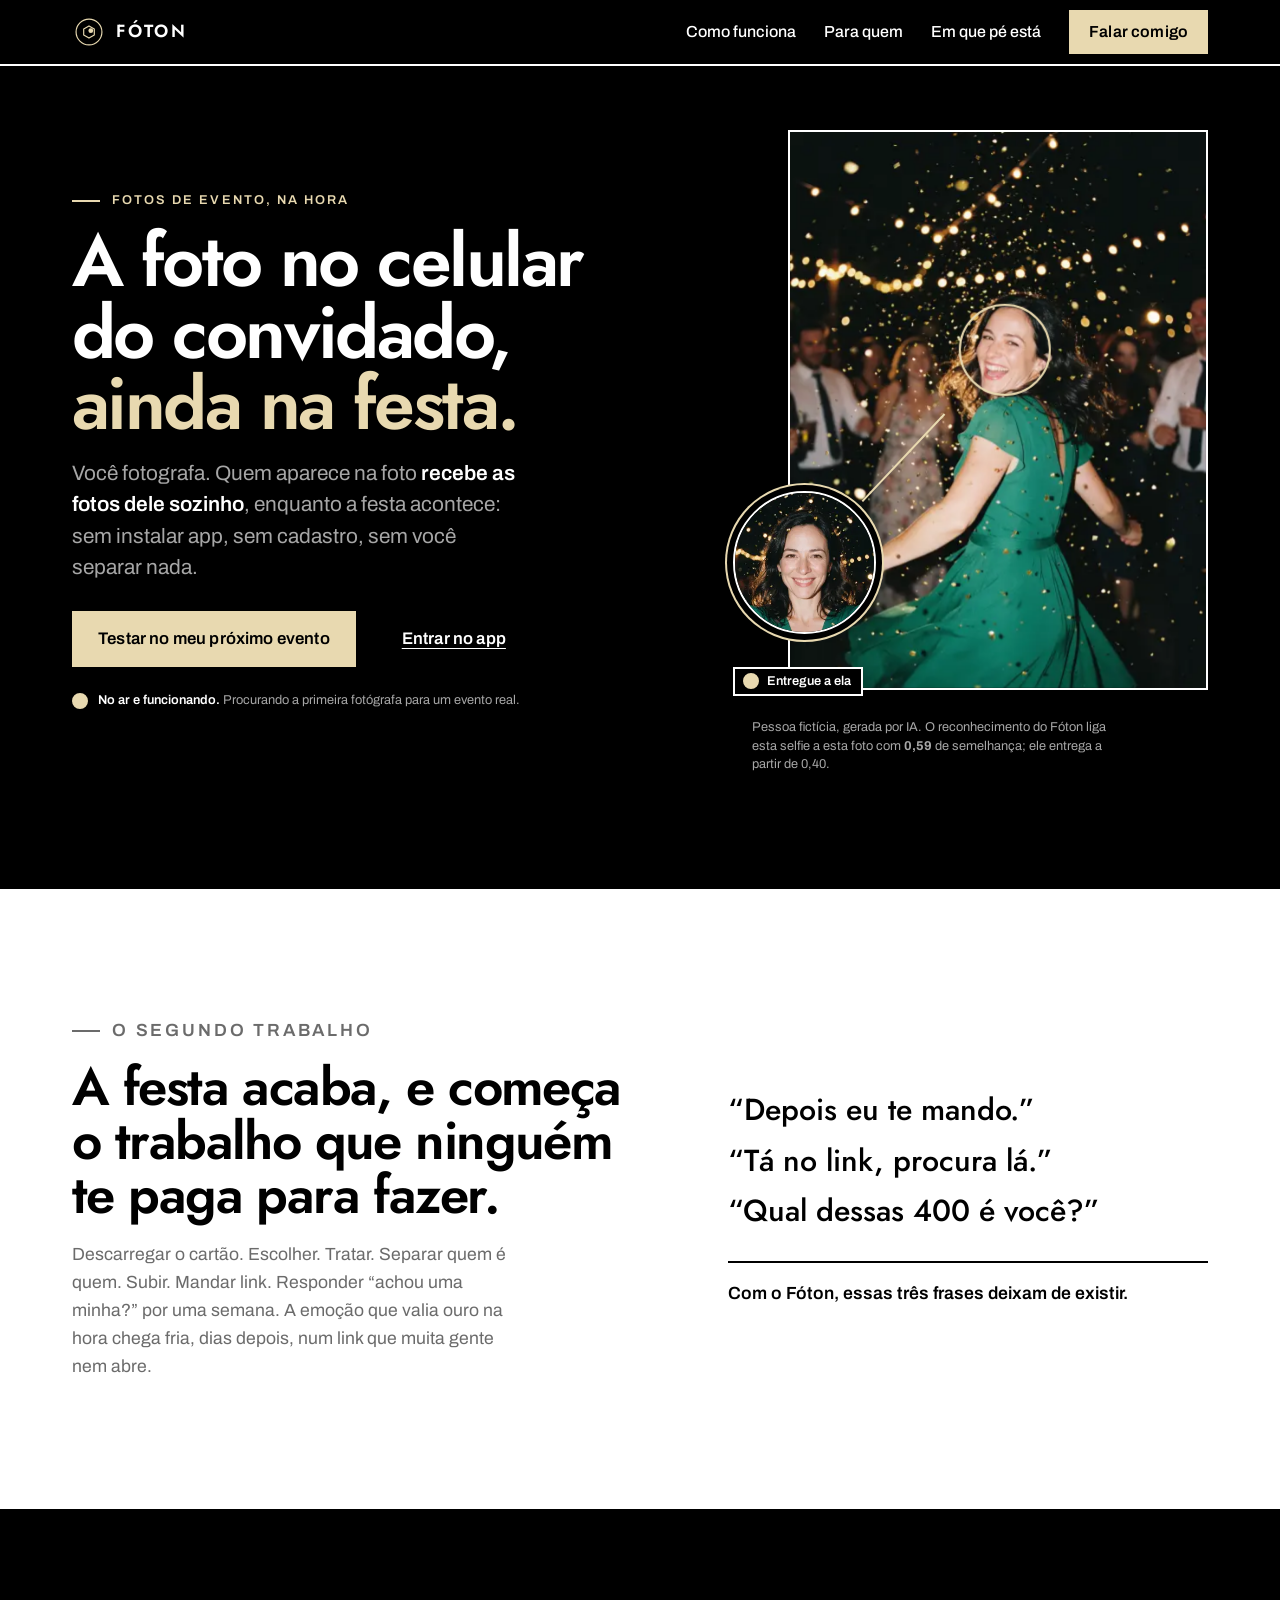
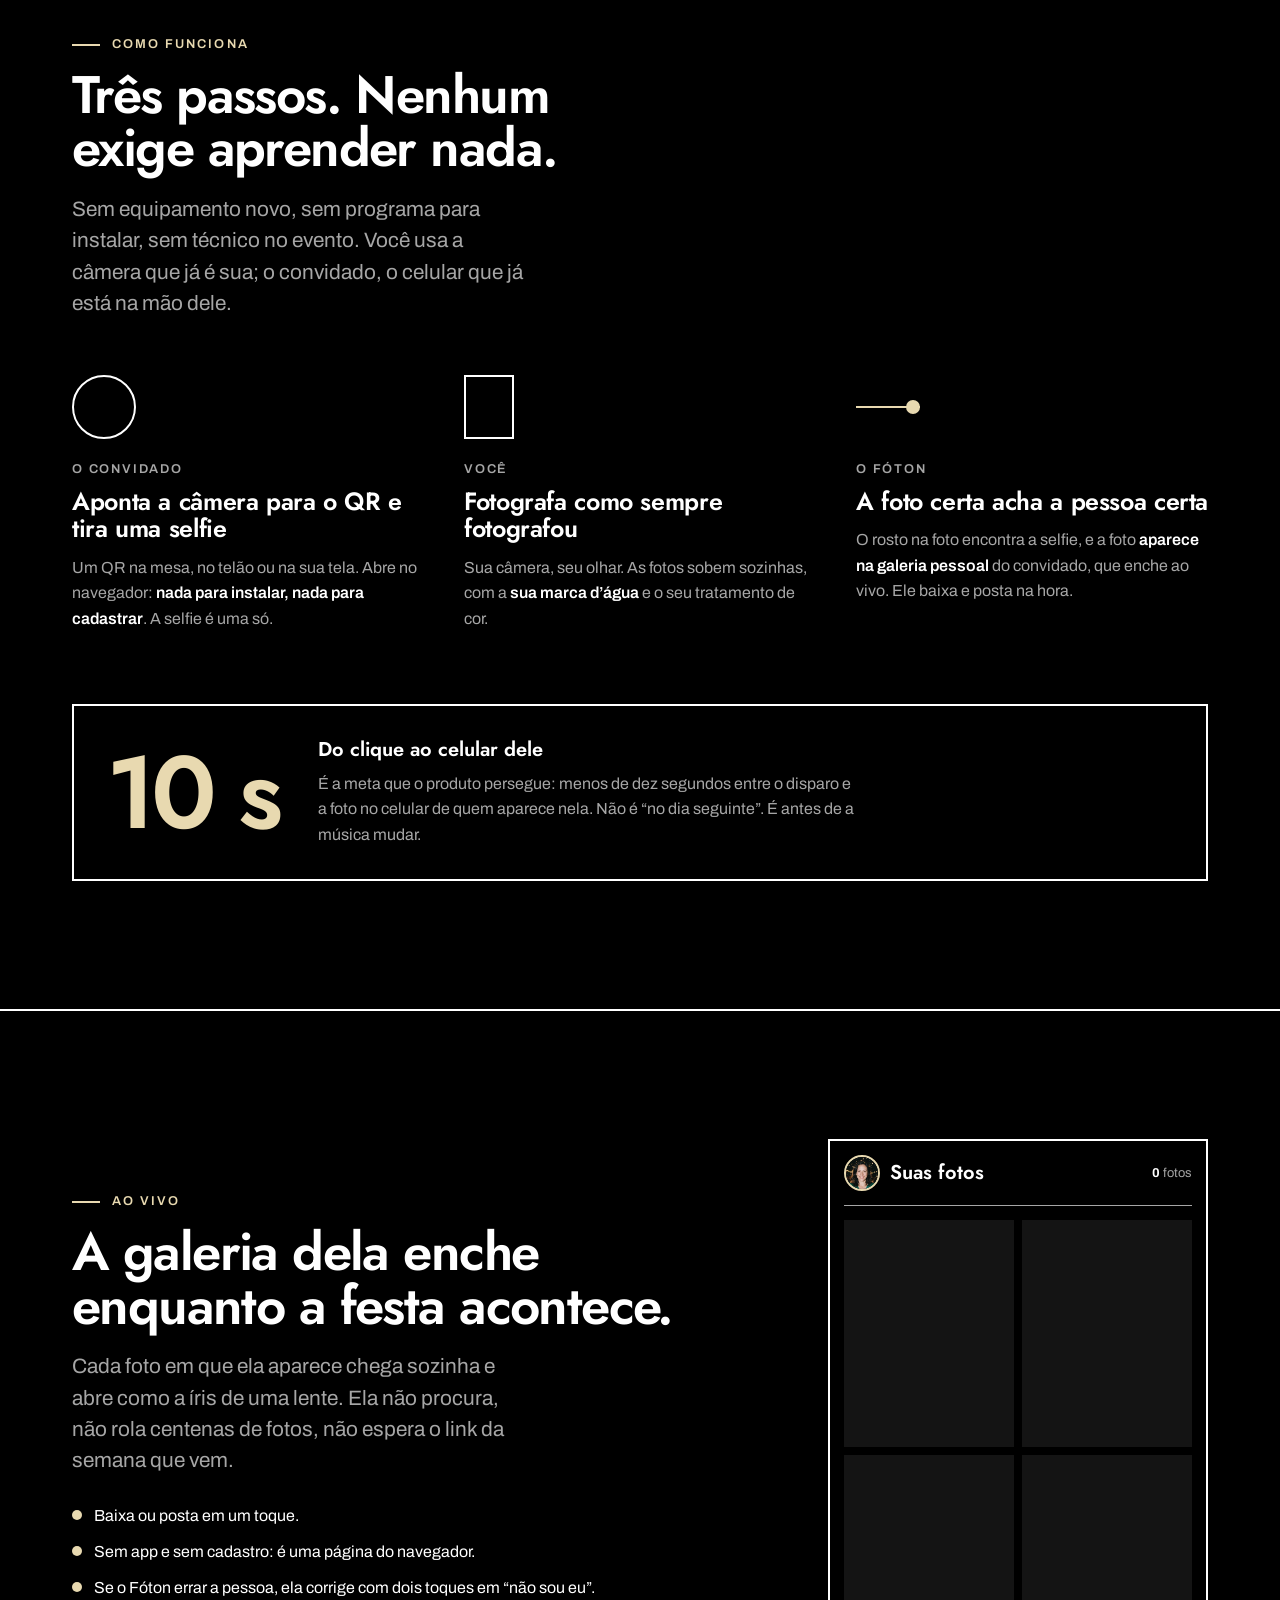
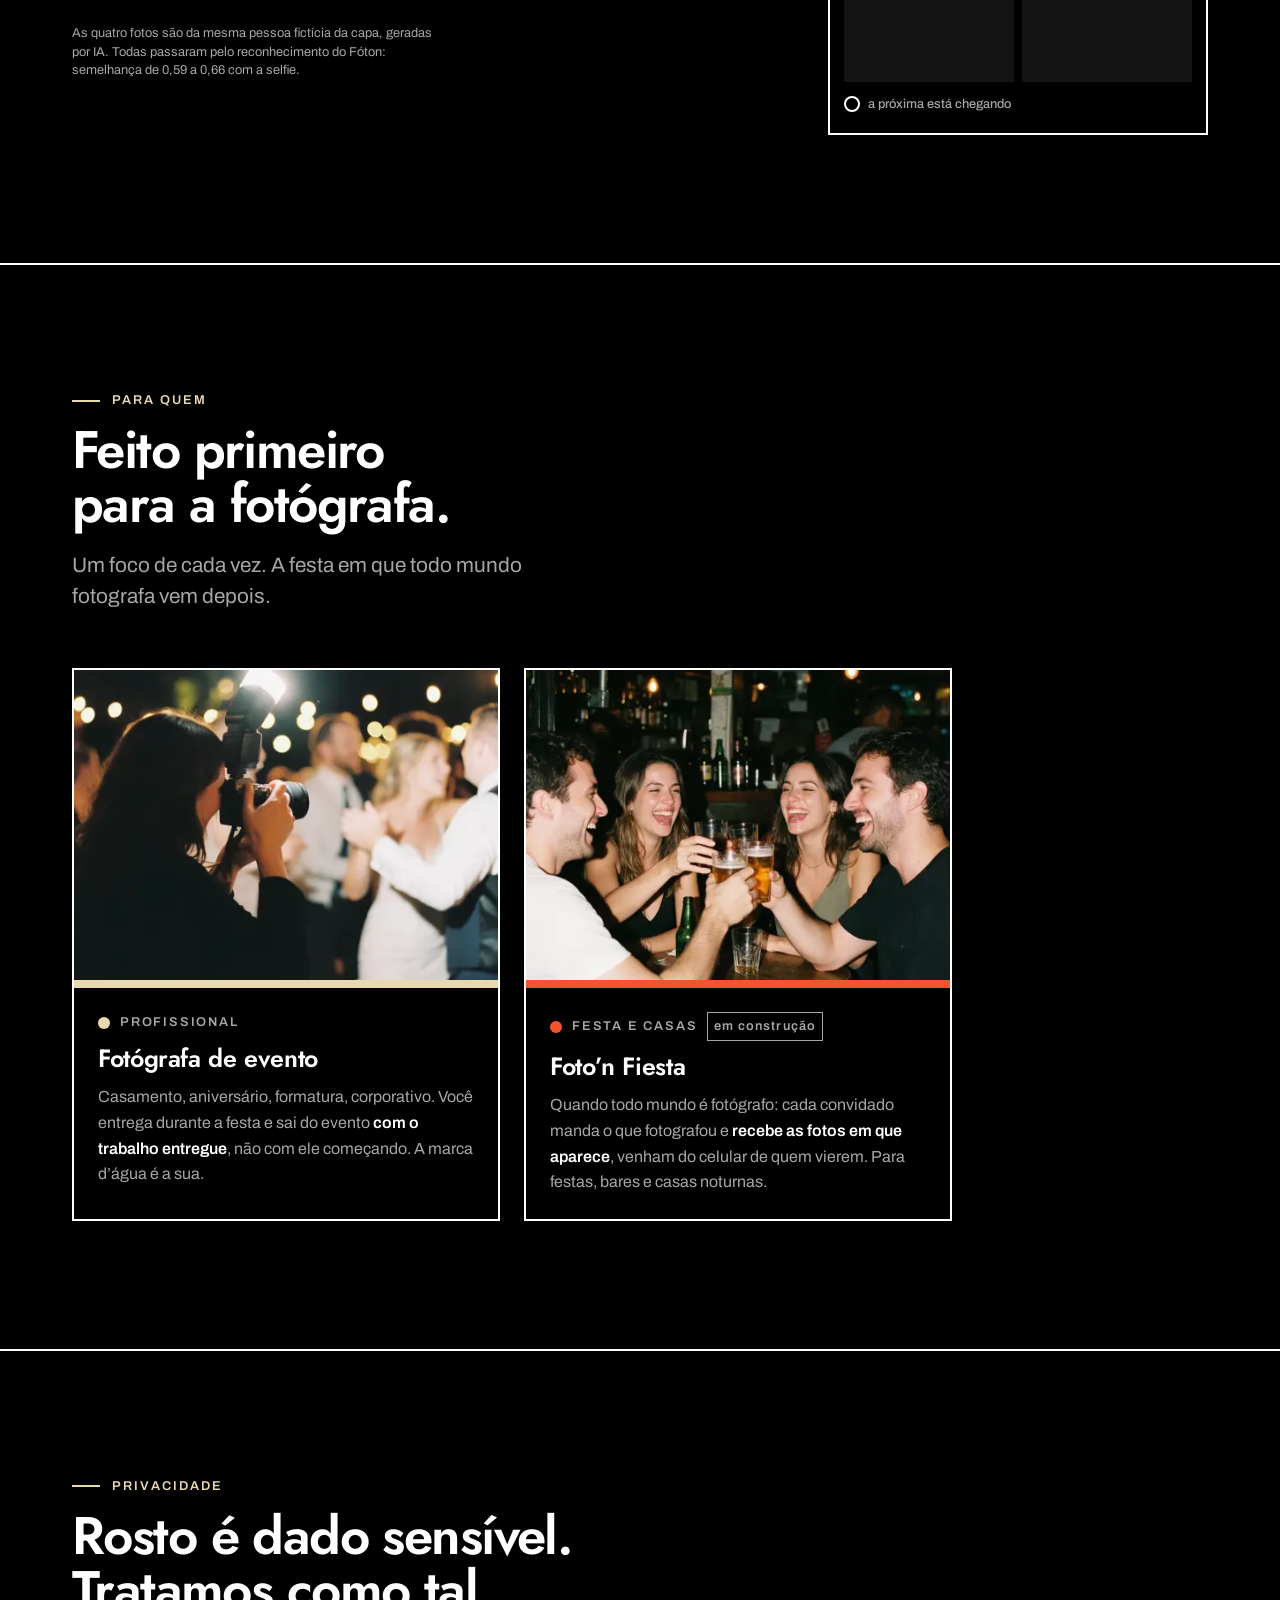
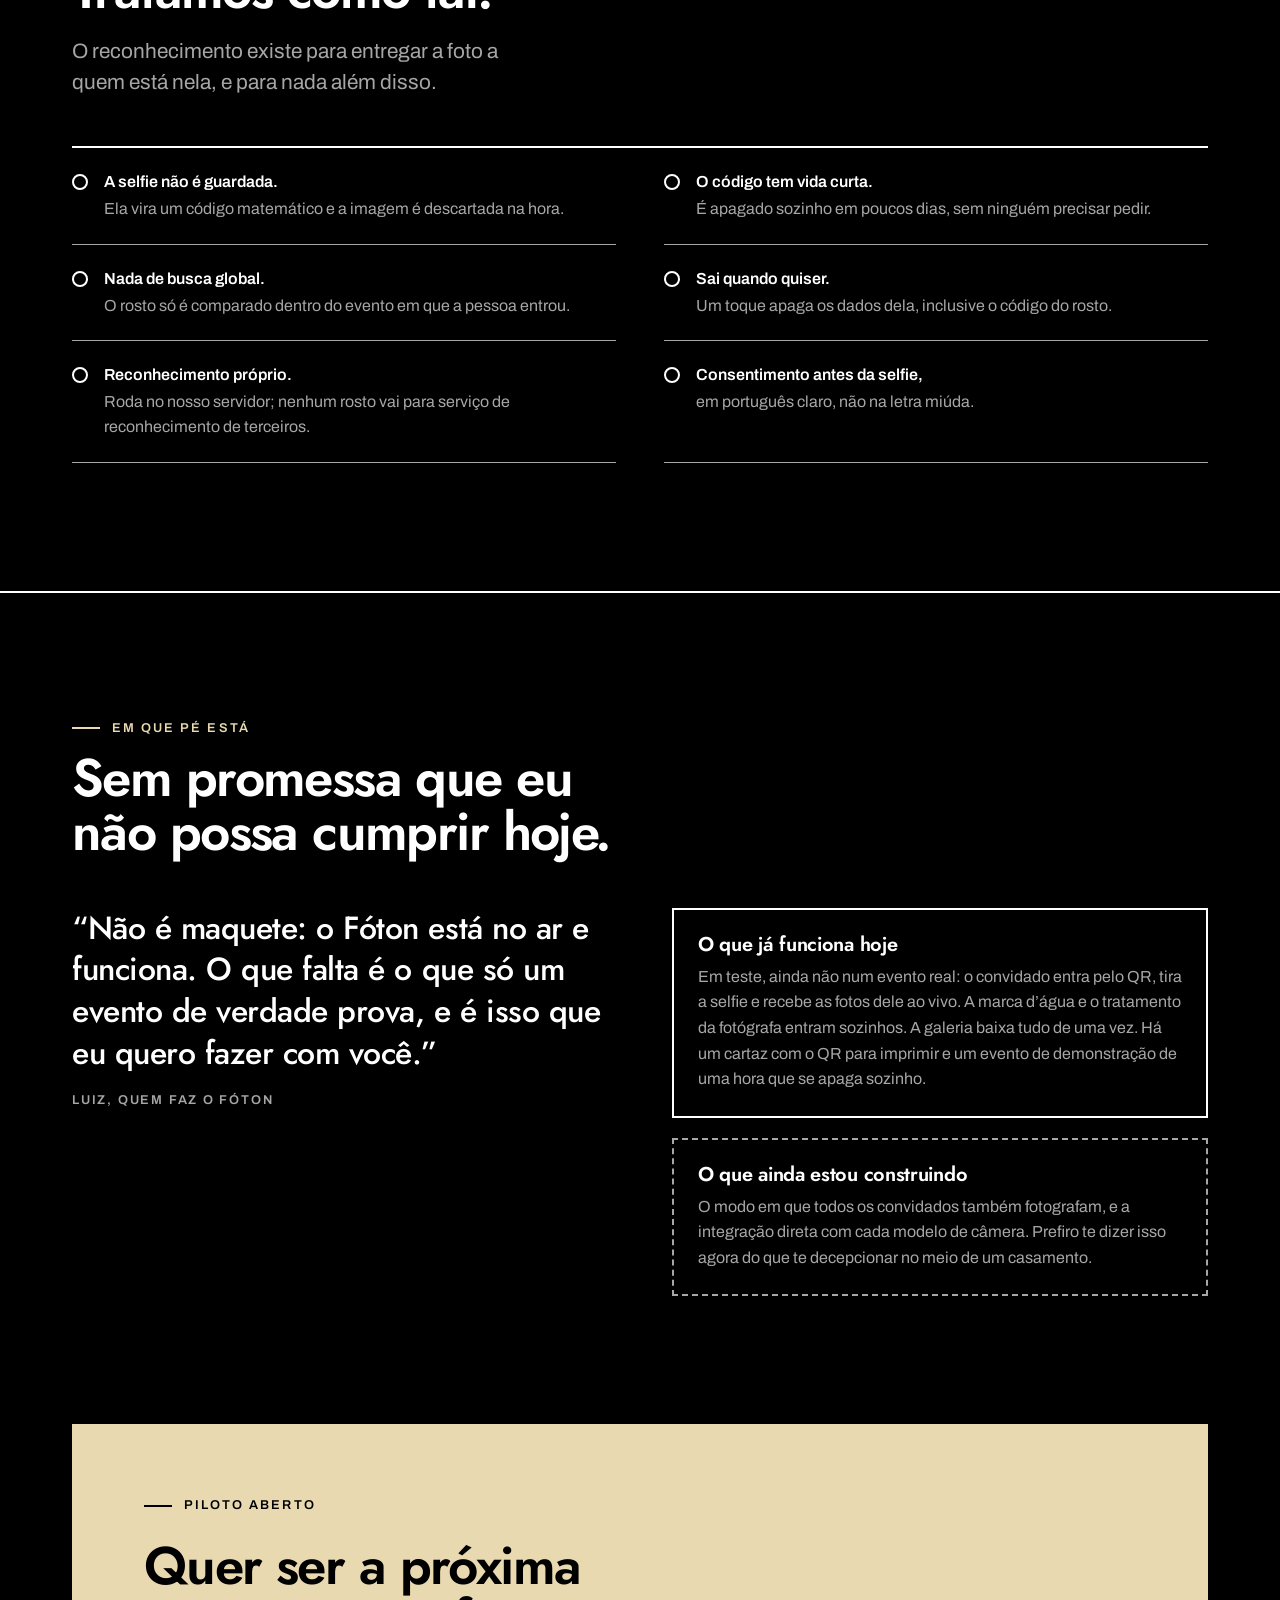
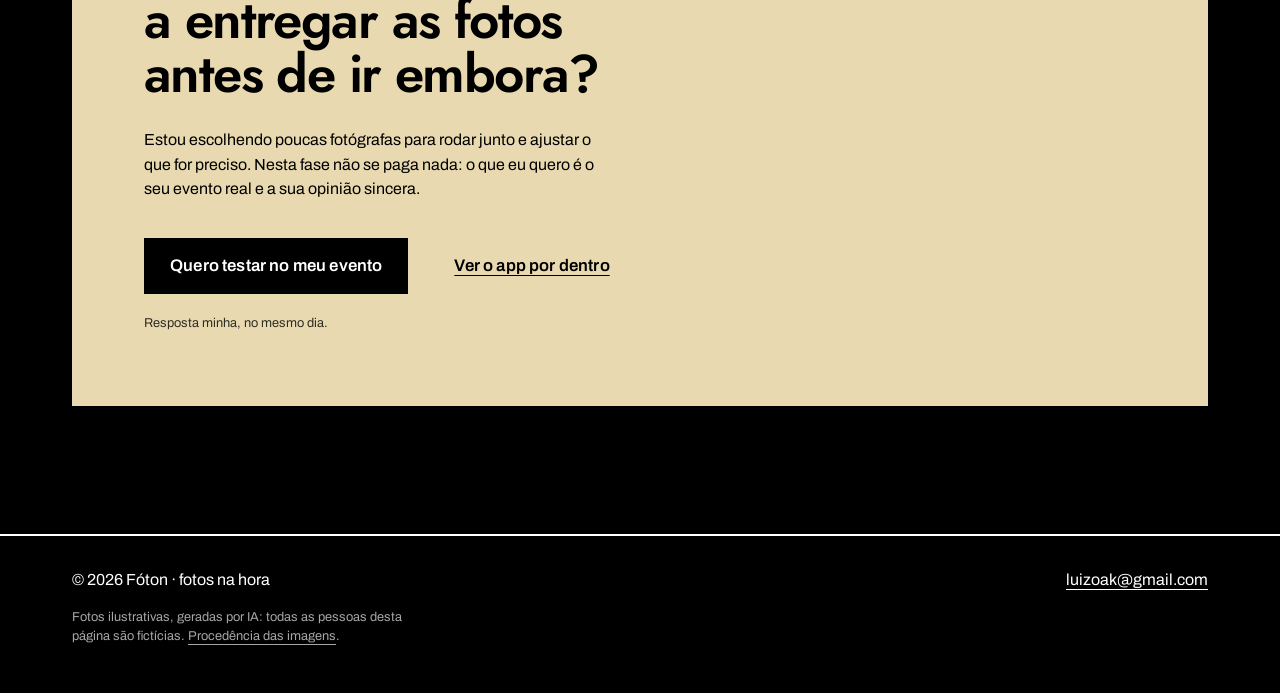
<file: site/index.html>
<!doctype html>
<html lang="pt-BR" data-tema="noite" data-perfil="pro">
<head>
<meta charset="utf-8">
<meta name="viewport" content="width=device-width,initial-scale=1,viewport-fit=cover">
<title>Fóton | a foto no celular do convidado, ainda na festa</title>
<meta name="description" content="O convidado tira uma selfie e recebe, sozinho, as fotos em que aparece: durante o evento, não na semana seguinte. Sem app, sem cadastro, sem você separar nada.">
<meta name="theme-color" content="#000000">
<link rel="canonical" href="https://foton.app.br/">
<meta property="og:type" content="website">
<meta property="og:title" content="Fóton | a foto no celular do convidado, ainda na festa">
<meta property="og:description" content="Você fotografa. Quem aparece na foto recebe, sozinho, durante o evento.">
<meta property="og:url" content="https://foton.app.br/">
<meta property="og:image" content="https://foton.app.br/img/capa-og.jpg">
<meta property="og:image:width" content="1200">
<meta property="og:image:height" content="630">
<meta property="og:locale" content="pt_BR">
<link rel="preconnect" href="https://fonts.googleapis.com">
<link rel="preconnect" href="https://fonts.gstatic.com" crossorigin>
<link href="https://fonts.googleapis.com/css2?family=Archivo:wght@400..700&family=Jost:wght@500;600&display=swap" rel="stylesheet">
<!-- Design system do Fóton (ADR-0038): cópia fiel de app/web/ds/foton.css. O test_site
     confere que as duas são iguais; mudou lá, copia aqui e sobe o ?v. -->
<link rel="stylesheet" href="ds/foton.css?v=1">
<link rel="preload" as="image" href="img/capa-800.webp"
      imagesrcset="img/capa-480.webp 480w, img/capa-800.webp 800w, img/capa-1200.webp 1200w"
      imagesizes="(min-width: 960px) 420px, 64vw" fetchpriority="high">
<style>
/* Direção: docs/DIRECAO-VISUAL.md. "A luz chega": o flash congela a cena, o rosto é
   achado e um fio de ouro leva a foto até a selfie. Círculo é pessoa, retângulo é foto,
   linha é entrega (a gramática do sistema). Sem biblioteca: CSS e um pouco de JS próprio. */
:root { --gut: 16px; --max: 1200px; }
@media (min-width: 720px) { :root { --gut: 32px; } }
html { scroll-behavior: smooth; }
@media (prefers-reduced-motion: reduce) { html { scroll-behavior: auto; } }
body { overflow-x: clip; }
/* Regra genérica aqui fica FORA de camada e vence qualquer componente do sistema (que
   está em @layer). `a{color:inherit}` pintava de branco o texto do botão dourado e
   `img{height:auto}` soltava a foto do .foto. Por isso: só o que não disputa com ele. */
img { display: block; max-width: 100%; }
.marca, .navlinks a:not(.botao), .rodape a, .legenda a { color: inherit; }
.faixa { max-width: var(--max); margin-inline: auto; padding-inline: var(--gut); }
:focus-visible { outline: 3px solid var(--marca); outline-offset: 3px; }
.so-leitor { position: absolute; width: 1px; height: 1px; overflow: hidden; clip: rect(0 0 0 0); white-space: nowrap; }

/* Atalho para o conteúdo: primeiro item do teclado, invisível até receber foco. */
.pular { position: absolute; left: -9999px; top: 0; z-index: 100; background: var(--marca);
  color: var(--sobre-marca); padding: 12px 18px; font-weight: 600; text-decoration: none; }
.pular:focus { left: var(--gut); top: 12px; }

/* ---------- topo ---------- */
.topo { position: sticky; top: 0; z-index: 50; background: var(--papel); border-bottom: var(--borda) solid var(--tinta); }
.topo__in { display: flex; align-items: center; justify-content: space-between; gap: 16px; min-height: 64px; position: relative; }
.marca { display: flex; align-items: center; gap: 10px; text-decoration: none; }
.marca svg { width: 34px; height: 34px; color: var(--marca); flex: none; }
.marca b { font: 600 1.1rem/1 var(--f-display); letter-spacing: .16em; }
.navlinks { display: flex; align-items: center; gap: 28px; }
.navlinks a:not(.botao) { text-decoration: none; font-weight: 500; }
.navlinks a:not(.botao):hover { text-decoration: underline; text-decoration-color: var(--marca); text-decoration-thickness: 2px; text-underline-offset: 6px; }
.navlinks .botao { min-height: 44px; padding-inline: 18px; }
.navbtn { display: none; width: 48px; height: 48px; place-items: center; background: var(--papel);
  color: var(--tinta); border: var(--borda) solid var(--tinta); cursor: pointer; padding: 0; }
.navbtn span, .navbtn span::before, .navbtn span::after { display: block; width: 20px; height: 2px; background: currentColor; content: ""; position: relative; }
.navbtn span::before { position: absolute; top: -7px; }
.navbtn span::after { position: absolute; top: 7px; }
.navbtn[aria-expanded="true"] span { background: transparent; }
.navbtn[aria-expanded="true"] span::before { top: 0; transform: rotate(45deg); }
.navbtn[aria-expanded="true"] span::after { top: 0; transform: rotate(-45deg); }
@media (max-width: 860px) {
  .navbtn { display: grid; }
  .navlinks { position: absolute; left: calc(var(--gut) * -1); right: calc(var(--gut) * -1); top: calc(100% + 2px);
    flex-direction: column; align-items: stretch; gap: 0; background: var(--papel);
    border-bottom: var(--borda) solid var(--tinta); padding: 4px var(--gut) 20px; }
  .navlinks[hidden] { display: none; }
  .navlinks a:not(.botao) { padding: 14px 0; border-bottom: 1px solid var(--suave); }
  .navlinks .botao { margin-top: 16px; }
}

/* ---------- tipos ---------- */
.sobre { display: flex; align-items: center; gap: 12px; font: 600 var(--t-1)/1.2 var(--f-ui);
  letter-spacing: .16em; text-transform: uppercase; color: var(--marca); }
.sobre::before { content: ""; inline-size: 28px; block-size: 2px; background: currentColor; flex: none; }
h1 { font: 600 clamp(2.2rem, 4.6vw + .9rem, 4.7rem)/.98 var(--f-display); letter-spacing: -.035em;
  margin: 16px 0 18px; text-wrap: balance; }
h1 em, h2 em { font-style: normal; color: var(--marca); }
h2 { font: 600 clamp(1.9rem, 2.8vw + 1.1rem, 3.3rem)/1.02 var(--f-display); letter-spacing: -.03em;
  margin: 16px 0 18px; text-wrap: balance; max-width: 20ch; }
h3 { font: 600 var(--t2)/1.1 var(--f-display); letter-spacing: -.015em; }
.lide { font-size: clamp(1.05rem, .45vw + .98rem, 1.3rem); line-height: 1.5; color: var(--fio); max-width: 38ch; }
.lide b { color: var(--tinta); font-weight: 600; }
.legenda { font-size: var(--t-1); line-height: 1.45; color: var(--fio); max-width: 52ch; }
.acoes { display: flex; flex-wrap: wrap; align-items: center; gap: 12px 20px; margin-top: 28px; }
.acoes .botao { min-height: 56px; padding-inline: 24px; font-size: 1.05rem; }
.botao--tinta { background: #000000; color: #FFFFFF; border-color: #000000; }
.botao--tinta:hover { background: #FFFFFF; color: #000000; border-color: #000000; }
.secao { padding-block: clamp(72px, 10vw, 136px); }
.secao--borda { border-top: var(--borda) solid var(--tinta); }

/* Palavras que sobem uma a uma (só com JS e sem pedido de menos movimento). O texto
   inteiro continua no HTML para leitor de tela; a cópia partida é aria-hidden. */
.partida .p { display: inline-block; opacity: 0; transform: translateY(.45em);
  transition: opacity .5s var(--ease), transform .6s var(--ease); transition-delay: calc(var(--i) * 45ms); }
.partida.visto .p { opacity: 1; transform: none; }

/* ---------- abertura ---------- */
.abertura { padding-block: clamp(20px, 5vw, 72px) clamp(64px, 9vw, 120px); }
.abertura__grade { display: grid; gap: 28px 64px; align-items: center;
  grid-template-areas: "cena" "texto" "legenda"; }
@media (min-width: 960px) {
  .abertura__grade { grid-template-columns: 1.15fr .85fr; grid-template-areas: "texto cena" "texto legenda"; align-items: end; }
}
.abertura__texto { grid-area: texto; align-self: center; }
.abertura .legenda { grid-area: legenda; }
.selo { display: flex; align-items: center; gap: 10px; margin-top: 24px; font-size: var(--t-1); color: var(--fio); }
.selo b { color: var(--tinta); font-weight: 600; }

/* A cena: retângulo (a foto), círculo (a selfie), linha (a entrega). O viewBox do fio tem
   a mesma proporção da foto (3:4), então as coordenadas em % do rosto valem nos dois. */
.cena { grid-area: cena; position: relative; margin: 0 0 0 auto; width: min(76%, 420px); }
@media (min-width: 960px) { .cena { width: min(100%, 420px); margin-inline: auto 0; } }
.capa { position: relative; aspect-ratio: 3 / 4; }
.capa__foto { position: absolute; inset: 0; overflow: hidden; background: var(--suave); border: var(--borda) solid var(--tinta); }
.capa__foto img { width: 100%; height: 100%; object-fit: cover; }
.capa__flash { position: absolute; inset: 0; background: #FFFFFF; opacity: 0; pointer-events: none; }
/* Rosto dela na foto: centro medido pelo detector de produção (51,7% x 39,2%). */
.capa__rosto { position: absolute; left: 51.7%; top: 39.2%; width: 22%; aspect-ratio: 1;
  border: var(--borda) solid var(--marca); border-radius: 50%; transform: translate(-50%, -50%); }
.capa__fio { position: absolute; inset: 0; width: 100%; height: 100%; overflow: visible; pointer-events: none; }
.capa__fio line { stroke: var(--marca); stroke-width: 2; vector-effect: non-scaling-stroke; stroke-dasharray: 120; stroke-dashoffset: 0; }
.capa__selfie { position: absolute; left: -13%; bottom: 10%; width: 34%; aspect-ratio: 1; border-radius: 50%;
  overflow: hidden; background: var(--suave); border: var(--borda) solid var(--tinta);
  box-shadow: 0 0 0 6px var(--papel), 0 0 0 8px var(--marca); }
.capa__selfie img { width: 100%; height: 100%; object-fit: cover; }
.capa__estado { position: absolute; left: -13%; bottom: -1%; background: var(--papel); padding: 4px 10px 4px 8px;
  border: var(--borda) solid var(--tinta); font-weight: 600; }

/* A sequência da abertura roda uma vez, só em CSS. Sem JS ela roda igual; com pedido de
   menos movimento, nada anima e a cena já nasce no quadro final. */
@media (prefers-reduced-motion: no-preference) {
  .capa__selfie { animation: entra .6s var(--ease) .15s both; }
  .capa__foto img { animation: revela 1.3s ease-out .6s both; }
  .capa__flash { animation: flash 1.1s ease-out .6s both; }
  .capa__rosto { animation: acha .55s var(--ease) 1.55s both; }
  .capa__fio line { stroke-dashoffset: 120; animation: fio .7s var(--ease) 2s forwards; }
  .capa__estado { animation: surge .45s var(--ease) 2.6s both; }
}
@keyframes entra { from { opacity: 0; transform: scale(.7); } to { opacity: 1; transform: none; } }
@keyframes revela { 0% { filter: brightness(.12); } 7% { filter: brightness(1.7); } 100% { filter: none; } }
@keyframes flash { 0% { opacity: 0; } 7% { opacity: .92; } 100% { opacity: 0; } }
@keyframes acha { from { opacity: 0; transform: translate(-50%, -50%) scale(1.7); } to { opacity: 1; transform: translate(-50%, -50%) scale(1); } }
@keyframes fio { to { stroke-dashoffset: 0; } }
@keyframes surge { from { opacity: 0; transform: translateY(8px); } to { opacity: 1; transform: none; } }

/* ---------- o segundo trabalho (faixa clara) ----------
   Tema dia do sistema, declarado aqui porque os tokens do sistema moram no :root. */
.dia { --papel: #FFFFFF; --tinta: #000000; --fio: #6B6B6B; --suave: #F0F0F0; --ouro: #B08C3A;
  --marca: #B08C3A; --sobre-marca: #000000; --alarme: #C8102E; background: var(--papel); color: var(--tinta); }
.dor__grade { display: grid; gap: 48px; align-items: center; }
@media (min-width: 900px) { .dor__grade { grid-template-columns: 1.2fr 1fr; gap: 80px; } }
.dor p { color: var(--fio); font-size: 1.1rem; line-height: 1.6; max-width: 46ch; }
.riscos { list-style: none; margin: 0; padding: 0; display: grid; gap: 14px; }
.riscos s { text-decoration: none; font: 500 clamp(1.3rem, 1.4vw + 1rem, 1.9rem)/1.2 var(--f-display);
  background: linear-gradient(var(--alarme), var(--alarme)) 0 58% / 100% 3px no-repeat; }
.riscos .fim { margin-top: 18px; padding-top: 18px; border-top: var(--borda) solid var(--tinta); font-weight: 600; font-size: 1.1rem; }
/* O risco se desenha conforme a frase entra na tela: rolagem pura, sem JS. */
@supports (animation-timeline: view()) {
  @media (prefers-reduced-motion: no-preference) {
    .riscos s { background-size: 0% 3px; animation: risca linear both; animation-timeline: view(); animation-range: entry 30% cover 42%; }
  }
}
@keyframes risca { to { background-size: 100% 3px; } }

/* ---------- como funciona ---------- */
.passos { list-style: none; margin: 56px 0 0; padding: 0; display: grid; gap: 40px; position: relative; }
@media (min-width: 900px) {
  .passos { grid-template-columns: repeat(3, 1fr); gap: 40px; }
  /* A linha da sequência corre por trás das três formas. */
  .passos::before { content: ""; position: absolute; left: 0; right: 0; top: 31px; height: 2px; background: var(--marca); transform-origin: left; }
  @supports (animation-timeline: view()) {
    @media (prefers-reduced-motion: no-preference) {
      .passos::before { animation: estica linear both; animation-timeline: view(); animation-range: entry 20% cover 45%; }
    }
  }
}
@keyframes estica { from { transform: scaleX(0); } to { transform: scaleX(1); } }
.passo { position: relative; display: grid; gap: 12px; align-content: start; }
.passo p { color: var(--fio); line-height: 1.6; }
.passo p b { color: var(--tinta); font-weight: 600; }
.passo__quem { font: 600 var(--t-1)/1 var(--f-ui); letter-spacing: .14em; text-transform: uppercase; color: var(--fio); margin-top: 12px; }
.forma { display: block; background: var(--papel); position: relative; z-index: 1; }
.forma--circulo { width: 64px; height: 64px; border-radius: 50%; border: var(--borda) solid var(--tinta); }
.forma--retangulo { width: 50px; height: 64px; border: var(--borda) solid var(--tinta); }
.forma--linha { width: 64px; height: 64px; display: grid; place-items: center; }
.forma--linha::before { content: ""; width: 64px; height: 2px; background: var(--marca); }
.forma--linha::after { content: ""; position: absolute; right: 0; top: 50%; width: 14px; height: 14px; border-radius: 50%;
  background: var(--marca); transform: translateY(-50%); }
.meta { margin-top: 72px; display: grid; gap: 20px 40px; align-items: center; padding: 32px; border: var(--borda) solid var(--tinta); }
@media (min-width: 760px) { .meta { grid-template-columns: auto 1fr; } }
.meta__n { font: 600 clamp(4rem, 8vw, 7rem)/.85 var(--f-display); letter-spacing: -.05em; color: var(--marca); }
.meta b { font: 600 var(--t1)/1.2 var(--f-display); }
.meta p { color: var(--fio); line-height: 1.6; margin-top: 8px; max-width: 60ch; }
.meta p + p { margin-top: 12px; }

/* ---------- ao vivo ---------- */
.vivo { display: grid; gap: 56px; align-items: center; }
@media (min-width: 900px) { .vivo { grid-template-columns: 1fr minmax(300px, 380px); gap: 96px; } }
.fatos { list-style: none; margin: 28px 0 24px; padding: 0; display: grid; gap: 12px; }
.fatos li { display: flex; gap: 12px; align-items: baseline; line-height: 1.5; }
.fatos li::before { content: ""; flex: none; width: 10px; height: 10px; border-radius: 50%; background: var(--marca); transform: translateY(-1px); }
/* O celular é um retângulo (bloco de conteúdo na gramática), não um desenho de aparelho. */
.celular { border: var(--borda) solid var(--tinta); background: var(--papel); padding: 14px; width: min(100%, 380px); margin-inline: auto; }
.celular__topo { display: flex; align-items: center; gap: 10px; padding-bottom: 14px; margin-bottom: 14px; border-bottom: 1px solid var(--fio); }
.celular__topo b { font: 600 var(--t1)/1 var(--f-display); flex: 1; }
.celular__selfie { width: 36px; height: 36px; border-radius: 50%; overflow: hidden; border: var(--borda) solid var(--marca); flex: none; }
.celular__selfie img { width: 100%; height: 100%; object-fit: cover; }
.celular__conta { font-size: var(--t-1); color: var(--fio); }
.celular__conta .num { color: var(--tinta); font-weight: 700; }
.celular__grade { display: grid; grid-template-columns: 1fr 1fr; gap: 8px; }
.celular__grade .foto { aspect-ratio: 3 / 4; }
.celular__rodape { margin-top: 14px; color: var(--fio); }
.celular.vivo-rodando .foto:not(.chegou) > img { visibility: hidden; }

/* ---------- para quem ---------- */
.perfis { display: grid; gap: 24px; margin-top: 56px; }
@media (min-width: 900px) { .perfis { grid-template-columns: repeat(2, 1fr); max-width: 880px; } }
.perfil { border: var(--borda) solid var(--tinta); display: grid; align-content: start; }
.perfil .foto { aspect-ratio: 4 / 3; border-bottom: 8px solid var(--cor); }
.perfil__corpo { padding: 24px; display: grid; gap: 12px; }
.perfil__tag { display: flex; align-items: center; gap: 10px; font: 600 var(--t-1)/1 var(--f-ui); letter-spacing: .14em; text-transform: uppercase; }
.perfil__tag::before { content: ""; width: 12px; height: 12px; border-radius: 50%; background: var(--cor); flex: none; }
.perfil__tag small { font-size: inherit; letter-spacing: .08em; color: var(--fio); border: 1px solid var(--fio); padding: 3px 6px; text-transform: none; }
.perfil p { color: var(--fio); line-height: 1.6; }
.perfil p b { color: var(--tinta); font-weight: 600; }

/* ---------- privacidade ---------- */
.garantias { list-style: none; margin: 48px 0 0; padding: 0; display: grid; gap: 0; border-top: var(--borda) solid var(--tinta); }
@media (min-width: 760px) { .garantias { grid-template-columns: 1fr 1fr; column-gap: 48px; } }
.garantias li { display: grid; grid-template-columns: auto 1fr; gap: 16px; padding: 22px 0; border-bottom: 1px solid var(--fio); line-height: 1.55; color: var(--fio); }
.garantias li b { color: var(--tinta); font-weight: 600; display: block; margin-bottom: 2px; }
.garantias .glifo { margin-top: 4px; }

/* ---------- em que pé está ---------- */
.verdade { display: grid; gap: 40px; margin-top: 48px; }
@media (min-width: 900px) { .verdade { grid-template-columns: 1fr 1fr; gap: 64px; } }
.citacao { font: 500 clamp(1.4rem, 1.5vw + 1rem, 2rem)/1.3 var(--f-display); letter-spacing: -.015em; margin: 0; }
.citacao cite { display: block; margin-top: 20px; font: 600 var(--t-1)/1 var(--f-ui); letter-spacing: .14em; text-transform: uppercase; color: var(--fio); font-style: normal; }
.honesto { display: grid; gap: 20px; }
.honesto div { padding: 24px; border: var(--borda) solid var(--tinta); }
.honesto div + div { border-style: dashed; border-color: var(--fio); }
.honesto h3 { font-size: var(--t1); margin-bottom: 8px; }
.honesto p { color: var(--fio); line-height: 1.6; }

/* ---------- chamada final: o cartaz ---------- */
.chamada { padding-block: 0 clamp(72px, 10vw, 136px); }
.chamada__bloco { background: var(--marca); color: var(--sobre-marca); padding: clamp(28px, 6vw, 72px); display: grid; gap: 8px; }
.chamada__bloco .sobre { color: inherit; }
.chamada__bloco h2 { max-width: 18ch; }
.chamada__bloco p { max-width: 52ch; line-height: 1.55; }
.chamada__bloco .botao--texto { color: inherit; }
.chamada__bloco .botao--texto:hover { color: inherit; }
.chamada__bloco .pequeno { font-size: var(--t-1); margin-top: 12px; opacity: .8; }

/* ---------- rodapé ---------- */
.rodape { border-top: var(--borda) solid var(--tinta); padding-block: 32px 48px; }
.rodape__in { display: grid; gap: 16px; }
@media (min-width: 760px) { .rodape__in { grid-template-columns: 1fr auto; } .rodape__in .legenda { grid-column: 1 / -1; } }
.rodape a { text-underline-offset: 4px; }
</style>
</head>
<body>

<a class="pular" href="#como">Pular para o conteúdo</a>

<header class="topo">
  <div class="faixa topo__in">
    <a class="marca" href="#topo" aria-label="Fóton, início">
      <svg viewBox="0 0 100 100" aria-hidden="true">
        <g fill="none" stroke="currentColor" stroke-linecap="round" stroke-linejoin="round">
          <circle cx="50" cy="50" r="38" stroke-width="3.4"/>
          <path d="M50 32 L65.6 41 L65.6 59 L50 68 L34.4 59 L34.4 41 Z" stroke-width="3.4"/>
        </g>
        <circle cx="55.3" cy="46.3" r="7" fill="currentColor"/>
      </svg>
      <b>FÓTON</b>
    </a>
    <button class="navbtn" id="navbtn" type="button" aria-expanded="false" aria-controls="navlinks" aria-label="Abrir o menu"><span></span></button>
    <nav class="navlinks" id="navlinks" aria-label="Seções">
      <a href="#como">Como funciona</a>
      <a href="#quem">Para quem</a>
      <a href="#verdade">Em que pé está</a>
      <a class="botao botao--marca" href="https://wa.me/5511945518801?text=Oi!%20Quero%20testar%20o%20F%C3%B3ton%20no%20meu%20evento." target="_blank" rel="noopener">Falar comigo</a>
    </nav>
  </div>
</header>

<main id="topo">

<section class="abertura" aria-labelledby="t-abertura">
  <div class="faixa abertura__grade">
    <div class="abertura__texto">
      <p class="sobre">Fotos de evento, na hora</p>
      <h1 id="t-abertura">A foto no celular do convidado, <em>ainda na festa.</em></h1>
      <p class="lide">Você fotografa. Quem aparece na foto <b>recebe as fotos dele sozinho</b>, enquanto a festa acontece: sem instalar app, sem cadastro, sem você separar nada.</p>
      <div class="acoes">
        <a class="botao botao--marca" href="https://wa.me/5511945518801?text=Oi!%20Quero%20testar%20o%20F%C3%B3ton%20no%20meu%20evento." target="_blank" rel="noopener">Testar no meu próximo evento</a>
        <a class="botao botao--texto" href="https://app.foton.app.br">Entrar no app</a>
      </div>
      <p class="selo"><span class="glifo glifo--entregue" aria-hidden="true"></span><span><b>No ar e funcionando.</b> Procurando a primeira fotógrafa para um evento real.</span></p>
    </div>

    <figure class="cena" aria-describedby="legenda-capa">
      <div class="capa">
        <div class="capa__foto">
          <img src="img/capa-800.webp"
               srcset="img/capa-480.webp 480w, img/capa-800.webp 800w, img/capa-1200.webp 1200w"
               sizes="(min-width: 960px) 420px, 64vw" width="1200" height="1604" fetchpriority="high"
               alt="Convidada de vestido verde dançando sob confete dourado, congelada pelo flash.">
          <span class="capa__flash" aria-hidden="true"></span>
        </div>
        <span class="capa__rosto" aria-hidden="true"></span>
        <svg class="capa__fio" viewBox="0 0 300 400" preserveAspectRatio="none" aria-hidden="true"><line x1="53.1" y1="265.3" x2="132.5" y2="180.9"/></svg>
        <div class="capa__selfie">
          <img src="img/selfie-240.webp" srcset="img/selfie-240.webp 240w, img/selfie-480.webp 480w"
               sizes="150px" width="240" height="240" alt="A selfie da mesma convidada.">
        </div>
        <span class="capa__estado estado estado--entregue">Entregue a ela</span>
      </div>
    </figure>
    <p class="legenda" id="legenda-capa">Pessoa fictícia, gerada por IA. O reconhecimento do Fóton liga esta selfie a esta foto com <b>0,59</b> de semelhança; ele entrega a partir de 0,40.</p>
  </div>
</section>

<section class="dia dor secao" aria-labelledby="t-dor">
  <div class="faixa dor__grade">
    <div>
      <p class="sobre">O segundo trabalho</p>
      <h2 id="t-dor" data-palavras>A festa acaba, e começa o trabalho que ninguém te paga para fazer.</h2>
      <p>Descarregar o cartão. Escolher. Tratar. Separar quem é quem. Subir. Mandar link. Responder “achou uma minha?” por uma semana. A emoção que valia ouro na hora chega fria, dias depois, num link que muita gente nem abre.</p>
    </div>
    <ul class="riscos">
      <li><s>“Depois eu te mando.”</s></li>
      <li><s>“Tá no link, procura lá.”</s></li>
      <li><s>“Qual dessas 400 é você?”</s></li>
      <li class="fim">Com o Fóton, essas três frases deixam de existir.</li>
    </ul>
  </div>
</section>

<section id="como" class="secao" aria-labelledby="t-como">
  <div class="faixa">
    <p class="sobre">Como funciona</p>
    <h2 id="t-como" data-palavras>Três passos. Nenhum exige aprender nada.</h2>
    <p class="lide">Sem equipamento novo, sem programa para instalar, sem técnico no evento. Você usa a câmera que já é sua; o convidado, o celular que já está na mão dele.</p>
    <ol class="passos">
      <li class="passo">
        <span class="forma forma--circulo" aria-hidden="true"></span>
        <span class="passo__quem">O convidado</span>
        <h3>Aponta a câmera para o QR e tira uma selfie</h3>
        <p>Um QR na mesa, no telão ou na sua tela. Abre no navegador: <b>nada para instalar, nada para cadastrar</b>. A selfie é uma só.</p>
      </li>
      <li class="passo">
        <span class="forma forma--retangulo" aria-hidden="true"></span>
        <span class="passo__quem">Você</span>
        <h3>Fotografa como sempre fotografou</h3>
        <p>Sua câmera, seu olhar. As fotos sobem sozinhas, com a <b>sua marca d’água</b> e o seu tratamento de cor.</p>
      </li>
      <li class="passo">
        <span class="forma forma--linha" aria-hidden="true"></span>
        <span class="passo__quem">O Fóton</span>
        <h3>A foto certa acha a pessoa certa</h3>
        <p>O rosto na foto encontra a selfie, e a foto <b>aparece na galeria pessoal</b> do convidado, que enche ao vivo. Ele baixa e posta na hora.</p>
      </li>
    </ol>
    <div class="meta">
      <span class="meta__n">10 s</span>
      <div>
        <b>Do clique ao celular dele</b>
        <p>É a meta que o produto persegue: menos de dez segundos entre o disparo e a foto no celular de quem aparece nela. Não é “no dia seguinte”. É antes de a música mudar.</p>
      </div>
    </div>
  </div>
</section>

<section id="ao-vivo" class="secao secao--borda" aria-labelledby="t-vivo">
  <div class="faixa vivo">
    <div>
      <p class="sobre">Ao vivo</p>
      <h2 id="t-vivo" data-palavras>A galeria dela enche enquanto a festa acontece.</h2>
      <p class="lide">Cada foto em que ela aparece chega sozinha e abre como a íris de uma lente. Ela não procura, não rola centenas de fotos, não espera o link da semana que vem.</p>
      <ul class="fatos">
        <li>Baixa ou posta em um toque.</li>
        <li>Sem app e sem cadastro: é uma página do navegador.</li>
        <li>Se o Fóton errar a pessoa, ela corrige com dois toques em “não sou eu”.</li>
      </ul>
      <p class="legenda">As quatro fotos são da mesma pessoa fictícia da capa, geradas por IA. Todas passaram pelo reconhecimento do Fóton: semelhança de 0,59 a 0,66 com a selfie.</p>
    </div>
    <div class="celular" id="celular" role="img" aria-label="Demonstração: a galeria da convidada com quatro fotos dela.">
      <div class="celular__topo">
        <span class="celular__selfie"><img src="img/selfie-240.webp" alt="" width="240" height="240" loading="lazy"></span>
        <b>Suas fotos</b>
        <span class="celular__conta"><span class="num" id="conta">4</span> fotos</span>
      </div>
      <div class="celular__grade">
        <figure class="foto"><img src="img/capa-360.webp" alt="" width="360" height="481" loading="lazy"></figure>
        <figure class="foto"><img src="img/ela-brinde-360.webp" alt="" width="360" height="478" loading="lazy"></figure>
        <figure class="foto"><img src="img/ela-abraco-360.webp" alt="" width="360" height="478" loading="lazy"></figure>
        <figure class="foto"><img src="img/ela-saida-360.webp" alt="" width="360" height="478" loading="lazy"></figure>
      </div>
      <p class="celular__rodape estado estado--carregando">a próxima está chegando</p>
    </div>
  </div>
</section>

<section id="quem" class="secao secao--borda" aria-labelledby="t-quem">
  <div class="faixa">
    <p class="sobre">Para quem</p>
    <h2 id="t-quem" data-palavras>Feito primeiro para a fotógrafa.</h2>
    <p class="lide">Um foco de cada vez. A festa em que todo mundo fotografa vem depois.</p>
    <div class="perfis">
      <article class="perfil" style="--cor:#E8D9B0">
        <figure class="foto"><img src="img/fotografa-480.webp" srcset="img/fotografa-480.webp 480w, img/fotografa-800.webp 800w" sizes="(min-width: 900px) 360px, 100vw" width="480" height="641" loading="lazy" alt="Fotógrafa com flash registrando a pista de dança de um casamento."></figure>
        <div class="perfil__corpo">
          <p class="perfil__tag">Profissional</p>
          <h3>Fotógrafa de evento</h3>
          <p>Casamento, aniversário, formatura, corporativo. Você entrega durante a festa e sai do evento <b>com o trabalho entregue</b>, não com ele começando. A marca d’água é a sua.</p>
        </div>
      </article>
      <article class="perfil" style="--cor:#F2542D">
        <figure class="foto"><img src="img/bar-480.webp" srcset="img/bar-480.webp 480w, img/bar-800.webp 800w" sizes="(min-width: 900px) 360px, 100vw" width="480" height="641" loading="lazy" alt="Quatro amigos brindando numa mesa de bar, à noite."></figure>
        <div class="perfil__corpo">
          <p class="perfil__tag">Festa e casas <small>em construção</small></p>
          <h3>Foto’n Fiesta</h3>
          <p>Quando todo mundo é fotógrafo: cada convidado manda o que fotografou e <b>recebe as fotos em que aparece</b>, venham do celular de quem vierem. Para festas, bares e casas noturnas.</p>
        </div>
      </article>
    </div>
  </div>
</section>

<section id="privacidade" class="secao secao--borda" aria-labelledby="t-priv">
  <div class="faixa">
    <p class="sobre">Privacidade</p>
    <h2 id="t-priv" data-palavras>Rosto é dado sensível. Tratamos como tal.</h2>
    <p class="lide">O reconhecimento existe para entregar a foto a quem está nela, e para nada além disso.</p>
    <ul class="garantias">
      <li><span class="glifo" aria-hidden="true"></span><span><b>A selfie não é guardada.</b> Ela vira um código matemático e a imagem é descartada na hora.</span></li>
      <li><span class="glifo" aria-hidden="true"></span><span><b>O código tem vida curta.</b> É apagado sozinho em poucos dias, sem ninguém precisar pedir.</span></li>
      <li><span class="glifo" aria-hidden="true"></span><span><b>Nada de busca global.</b> O rosto só é comparado dentro do evento em que a pessoa entrou.</span></li>
      <li><span class="glifo" aria-hidden="true"></span><span><b>Sai quando quiser.</b> Um toque apaga os dados dela, inclusive o código do rosto.</span></li>
      <li><span class="glifo" aria-hidden="true"></span><span><b>Reconhecimento próprio.</b> Roda no nosso servidor; nenhum rosto vai para serviço de reconhecimento de terceiros.</span></li>
      <li><span class="glifo" aria-hidden="true"></span><span><b>Consentimento antes da selfie,</b> em português claro, não na letra miúda.</span></li>
    </ul>
  </div>
</section>

<section id="verdade" class="secao secao--borda" aria-labelledby="t-verdade">
  <div class="faixa">
    <p class="sobre">Em que pé está</p>
    <h2 id="t-verdade" data-palavras>Sem promessa que eu não possa cumprir hoje.</h2>
    <div class="verdade">
      <blockquote class="citacao">
        <p>“Não é maquete: o Fóton está no ar e funciona. O que falta é o que só um evento de verdade prova, e é isso que eu quero fazer com você.”</p>
        <cite>Luiz, quem faz o Fóton</cite>
      </blockquote>
      <div class="honesto">
        <div>
          <h3>O que já funciona hoje</h3>
          <p>Em teste, ainda não num evento real: o convidado entra pelo QR, tira a selfie e recebe as fotos dele ao vivo. A marca d’água e o tratamento da fotógrafa entram sozinhos. A galeria baixa tudo de uma vez. Há um cartaz com o QR para imprimir e um evento de demonstração de uma hora que se apaga sozinho.</p>
        </div>
        <div>
          <h3>O que ainda estou construindo</h3>
          <p>O modo em que todos os convidados também fotografam, e a integração direta com cada modelo de câmera. Prefiro te dizer isso agora do que te decepcionar no meio de um casamento.</p>
        </div>
      </div>
    </div>
  </div>
</section>

<section class="chamada" aria-labelledby="t-chamada">
  <div class="faixa">
    <div class="chamada__bloco">
      <p class="sobre">Piloto aberto</p>
      <h2 id="t-chamada">Quer ser a próxima a entregar as fotos antes de ir embora?</h2>
      <p>Estou escolhendo poucas fotógrafas para rodar junto e ajustar o que for preciso. Nesta fase não se paga nada: o que eu quero é o seu evento real e a sua opinião sincera.</p>
      <div class="acoes">
        <a class="botao botao--tinta" href="https://wa.me/5511945518801?text=Oi!%20Quero%20testar%20o%20F%C3%B3ton%20no%20meu%20evento." target="_blank" rel="noopener">Quero testar no meu evento</a>
        <a class="botao botao--texto" href="https://app.foton.app.br">Ver o app por dentro</a>
      </div>
      <p class="pequeno">Resposta minha, no mesmo dia.</p>
    </div>
  </div>
</section>

</main>

<footer class="rodape">
  <div class="faixa rodape__in">
    <span>© 2026 Fóton · fotos na hora</span>
    <span id="fEmail"></span>
    <p class="legenda">Fotos ilustrativas, geradas por IA: todas as pessoas desta página são fictícias. <a href="img/PROCEDENCIA.json">Procedência das imagens</a>.</p>
  </div>
</footer>

<script>
/* E-mail do rodapé montado em tempo de execução: não fica em texto puro no HTML, que é
   onde robô de spam colhe endereço. */
(function () {
  var u = 'luizoak', d = 'gmail.com', el = document.getElementById('fEmail');
  if (!el) return;
  var a = document.createElement('a');
  a.href = 'mailto:' + u + '@' + d; a.textContent = u + '@' + d; el.appendChild(a);
})();

/* Menu do celular: o botão diz se está aberto, Escape fecha, tocar num link fecha, e
   voltar para a largura de desktop devolve os links à barra. */
(function () {
  var b = document.getElementById('navbtn'), m = document.getElementById('navlinks');
  if (!b || !m) return;
  var estreito = window.matchMedia('(max-width: 860px)');
  function abrir() { m.hidden = false; b.setAttribute('aria-expanded', 'true'); b.setAttribute('aria-label', 'Fechar o menu'); }
  function fechar() { if (estreito.matches) m.hidden = true; b.setAttribute('aria-expanded', 'false'); b.setAttribute('aria-label', 'Abrir o menu'); }
  function sincronizar() { if (estreito.matches) { fechar(); } else { m.hidden = false; b.setAttribute('aria-expanded', 'false'); } }
  b.addEventListener('click', function () { b.getAttribute('aria-expanded') === 'true' ? fechar() : abrir(); });
  m.addEventListener('click', function (e) { if (e.target.tagName === 'A') fechar(); });
  document.addEventListener('keydown', function (e) { if (e.key === 'Escape' && b.getAttribute('aria-expanded') === 'true') { fechar(); b.focus(); } });
  (estreito.addEventListener ? estreito.addEventListener('change', sincronizar) : estreito.addListener(sincronizar));
  sincronizar();
})();

/* Movimento: só quando a pessoa não pediu menos. Sem isto, a página já está completa. */
(function () {
  if (!('IntersectionObserver' in window)) return;
  if (window.matchMedia('(prefers-reduced-motion: reduce)').matches) return;

  /* Títulos sobem palavra por palavra. O texto inteiro fica para o leitor de tela; a
     cópia partida é só visual. Só título de texto puro (nada de link ou ênfase dentro). */
  var vistos = new IntersectionObserver(function (es) {
    es.forEach(function (e) { if (e.isIntersecting) { e.target.classList.add('visto'); vistos.unobserve(e.target); } });
  }, { rootMargin: '0px 0px -12% 0px' });
  document.querySelectorAll('[data-palavras]').forEach(function (h) {
    if (h.children.length) return;
    // Já está na tela ao carregar: fica como está. Esconder algo que a pessoa já vê, para
    // mostrar de novo, é piscar; e se o observador falhar, o título não pode sumir.
    var r = h.getBoundingClientRect();
    if (r.top < window.innerHeight && r.bottom > 0) return;
    var texto = h.textContent.trim();
    var leitor = document.createElement('span'); leitor.className = 'so-leitor'; leitor.textContent = texto;
    var visual = document.createElement('span'); visual.setAttribute('aria-hidden', 'true');
    texto.split(/\s+/).forEach(function (p, i) {
      var s = document.createElement('span'); s.className = 'p'; s.style.setProperty('--i', i); s.textContent = p;
      visual.appendChild(s); visual.appendChild(document.createTextNode(' '));
    });
    h.textContent = ''; h.appendChild(leitor); h.appendChild(visual); h.classList.add('partida');
    vistos.observe(h);
  });

  /* A galeria ao vivo: as fotos chegam uma a uma enquanto a seção está na tela, e param
     quando ela sai ou a aba fica escondida. Nada roda fora da tela. */
  var cel = document.getElementById('celular'), conta = document.getElementById('conta');
  if (!cel) return;
  var fotos = [].slice.call(cel.querySelectorAll('.foto')), n = 0, relogio = null, visivel = false;
  function passo() {
    if (n < fotos.length) {
      fotos[n].classList.add('chegou', 'foto--chegou'); n++; conta.textContent = n;
      relogio = setTimeout(passo, 1500);
    } else {
      relogio = setTimeout(function () { reinicia(); passo(); }, 4200);
    }
  }
  function reinicia() { n = 0; conta.textContent = 0; fotos.forEach(function (f) { f.classList.remove('chegou', 'foto--chegou'); }); }
  function liga() { if (relogio || !visivel || document.hidden) return; cel.classList.add('vivo-rodando'); if (n === 0 || n >= fotos.length) reinicia(); relogio = setTimeout(passo, 600); }
  function desliga() { clearTimeout(relogio); relogio = null; }
  new IntersectionObserver(function (es) {
    visivel = es[0].isIntersecting; visivel ? liga() : desliga();
  }, { threshold: .35 }).observe(cel);
  document.addEventListener('visibilitychange', function () { document.hidden ? desliga() : liga(); });
})();
</script>
</body>
</html>
</file>
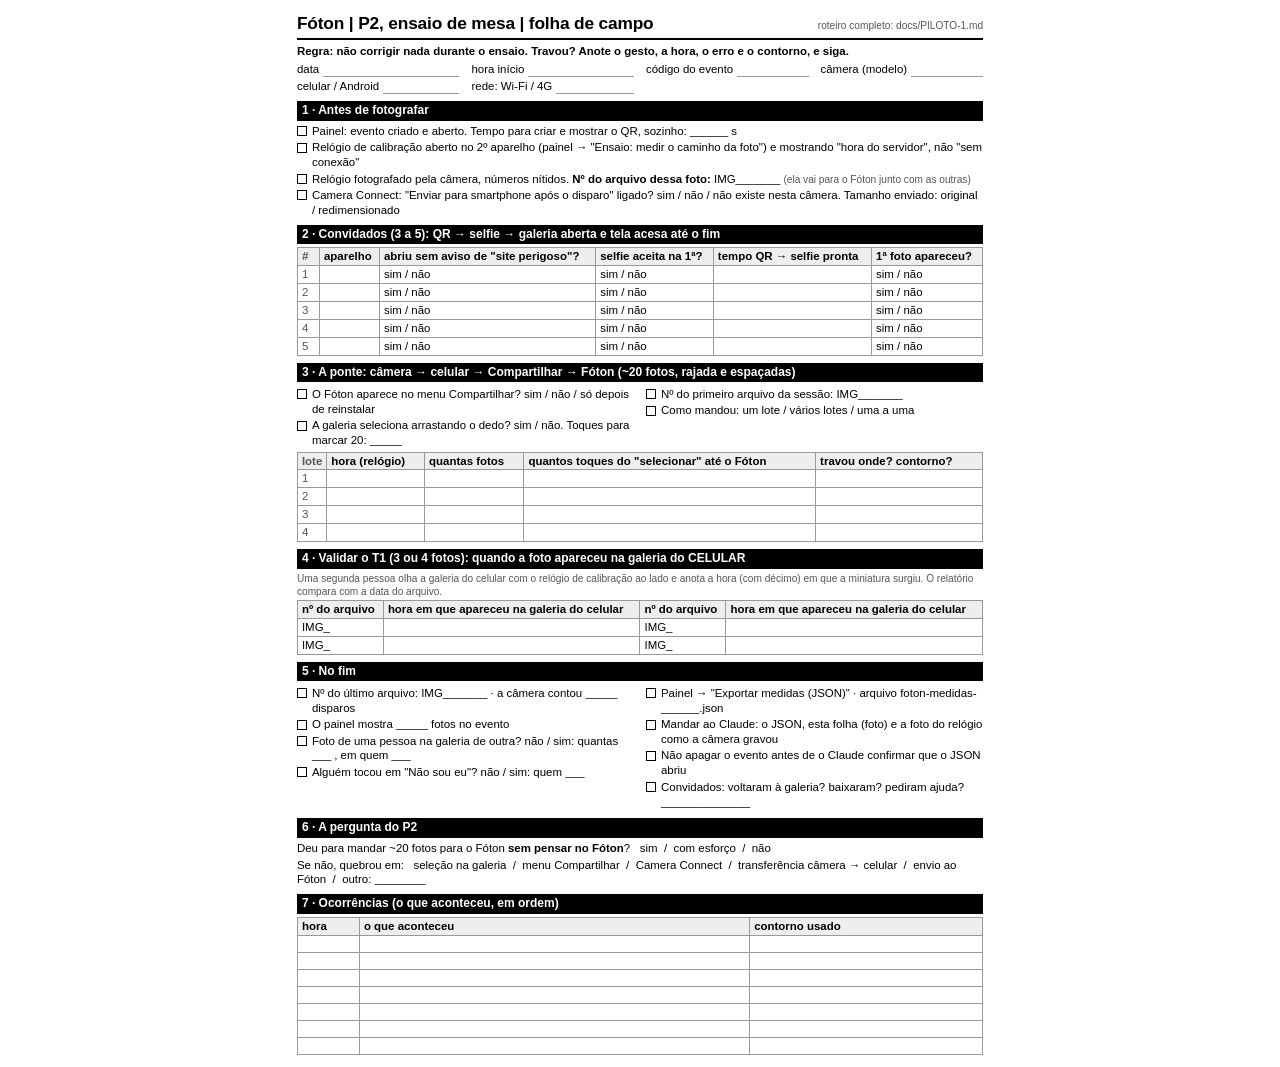
<file: docs/P2-FOLHA-DE-CAMPO.html>
<!doctype html>
<html lang="pt-BR">
<head>
<meta charset="utf-8">
<meta name="viewport" content="width=device-width, initial-scale=1">
<title>Fóton | P2 folha de campo</title>
<!-- Folha de campo do P2 (ensaio de mesa, docs/PILOTO-1.md). Uma página A4, preenchida a
     caneta. Cada campo alimenta uma pergunta do P2 ou um número que o relatório
     (tests/relatorio_evento.py) não tem como achar sozinho. -->
<style>
  @page { size: A4; margin: 9mm 10mm; }
  :root { --tinta: #000; --fraco: #555; --linha: #999; }
  * { box-sizing: border-box; }
  html { background: #fff; }
  body { margin: 0 auto; max-width: 190mm; padding: 12px 16px; color: var(--tinta); background: #fff;
         font: 8.6pt/1.3 "Segoe UI", Roboto, Arial, sans-serif; }
  @media print { body { padding: 0; } }
  h1 { font-size: 13pt; margin: 0; letter-spacing: -.01em; }
  h2 { font-size: 9pt; margin: 7px 0 3px; padding: 2px 5px; background: #000; color: #fff;
       -webkit-print-color-adjust: exact; print-color-adjust: exact; }
  .topo { display: flex; justify-content: space-between; align-items: baseline; gap: 8px; flex-wrap: wrap;
          border-bottom: 2px solid #000; padding-bottom: 3px; }
  .regra { margin: 4px 0 0; font-weight: 600; }
  .campos { display: grid; grid-template-columns: repeat(auto-fit, minmax(150px, 1fr)); gap: 2px 12px; margin-top: 4px; }
  .c { display: flex; gap: 4px; align-items: flex-end; white-space: nowrap; }
  .c span { flex: 1; border-bottom: 1px solid var(--linha); min-width: 30px; height: 1.2em; }
  ul.ck { list-style: none; margin: 0; padding: 0; }
  ul.ck li { padding-left: 15px; position: relative; margin: 1.5px 0; }
  ul.ck li::before { content: ""; position: absolute; left: 0; top: .22em; width: 8px; height: 8px; border: 1.2px solid #000; }
  table { width: 100%; border-collapse: collapse; margin-top: 2px; }
  th, td { border: 1px solid var(--linha); padding: 1px 4px; text-align: left; vertical-align: top; }
  th { font-weight: 600; background: #eee; -webkit-print-color-adjust: exact; print-color-adjust: exact; }
  td { height: 15px; }
  .n { color: var(--fraco); width: 22px; }
  .op { white-space: nowrap; }
  .dica { color: var(--fraco); font-size: 7.6pt; }
  .duas { display: grid; grid-template-columns: 1fr 1fr; gap: 0 12px; }
  @media (max-width: 560px) { .duas { grid-template-columns: 1fr; } body { font-size: 10pt; } }
  .livre td { height: 17px; }
</style>
</head>
<body>

<div class="topo">
  <h1>Fóton | P2, ensaio de mesa | folha de campo</h1>
  <span class="dica">roteiro completo: docs/PILOTO-1.md</span>
</div>
<p class="regra">Regra: não corrigir nada durante o ensaio. Travou? Anote o gesto, a hora, o erro e o contorno, e siga.</p>

<div class="campos">
  <div class="c">data <span></span></div>
  <div class="c">hora início <span></span></div>
  <div class="c">código do evento <span></span></div>
  <div class="c">câmera (modelo) <span></span></div>
  <div class="c">celular / Android <span></span></div>
  <div class="c">rede: Wi-Fi / 4G <span></span></div>
</div>

<h2>1 · Antes de fotografar</h2>
<ul class="ck">
  <li>Painel: evento criado e aberto. Tempo para criar e mostrar o QR, sozinho: ______ s</li>
  <li>Relógio de calibração aberto no 2º aparelho (painel → "Ensaio: medir o caminho da foto") e mostrando "hora do servidor", não "sem conexão"</li>
  <li>Relógio fotografado pela câmera, números nítidos. <b>Nº do arquivo dessa foto:</b> IMG_______ <span class="dica">(ela vai para o Fóton junto com as outras)</span></li>
  <li>Camera Connect: "Enviar para smartphone após o disparo" ligado? sim / não / não existe nesta câmera. Tamanho enviado: original / redimensionado</li>
</ul>

<h2>2 · Convidados (3 a 5): QR → selfie → galeria aberta e tela acesa até o fim</h2>
<table>
  <tr><th class="n">#</th><th>aparelho</th><th>abriu sem aviso de "site perigoso"?</th><th>selfie aceita na 1ª?</th><th>tempo QR → selfie pronta</th><th>1ª foto apareceu?</th></tr>
  <tr><td class="n">1</td><td></td><td class="op">sim / não</td><td class="op">sim / não</td><td></td><td class="op">sim / não</td></tr>
  <tr><td class="n">2</td><td></td><td class="op">sim / não</td><td class="op">sim / não</td><td></td><td class="op">sim / não</td></tr>
  <tr><td class="n">3</td><td></td><td class="op">sim / não</td><td class="op">sim / não</td><td></td><td class="op">sim / não</td></tr>
  <tr><td class="n">4</td><td></td><td class="op">sim / não</td><td class="op">sim / não</td><td></td><td class="op">sim / não</td></tr>
  <tr><td class="n">5</td><td></td><td class="op">sim / não</td><td class="op">sim / não</td><td></td><td class="op">sim / não</td></tr>
</table>

<h2>3 · A ponte: câmera → celular → Compartilhar → Fóton (~20 fotos, rajada e espaçadas)</h2>
<div class="duas">
  <ul class="ck">
    <li>O Fóton aparece no menu Compartilhar? sim / não / só depois de reinstalar</li>
    <li>A galeria seleciona arrastando o dedo? sim / não. Toques para marcar 20: _____</li>
  </ul>
  <ul class="ck">
    <li>Nº do primeiro arquivo da sessão: IMG_______</li>
    <li>Como mandou: um lote / vários lotes / uma a uma</li>
  </ul>
</div>
<table>
  <tr><th class="n">lote</th><th>hora (relógio)</th><th>quantas fotos</th><th>quantos toques do "selecionar" até o Fóton</th><th>travou onde? contorno?</th></tr>
  <tr><td class="n">1</td><td></td><td></td><td></td><td></td></tr>
  <tr><td class="n">2</td><td></td><td></td><td></td><td></td></tr>
  <tr><td class="n">3</td><td></td><td></td><td></td><td></td></tr>
  <tr><td class="n">4</td><td></td><td></td><td></td><td></td></tr>
</table>

<h2>4 · Validar o T1 (3 ou 4 fotos): quando a foto apareceu na galeria do CELULAR</h2>
<p class="dica" style="margin:0 0 2px">Uma segunda pessoa olha a galeria do celular com o relógio de calibração ao lado e anota a hora (com décimo) em que a miniatura surgiu. O relatório compara com a data do arquivo.</p>
<table>
  <tr><th>nº do arquivo</th><th>hora em que apareceu na galeria do celular</th><th>nº do arquivo</th><th>hora em que apareceu na galeria do celular</th></tr>
  <tr><td>IMG_</td><td></td><td>IMG_</td><td></td></tr>
  <tr><td>IMG_</td><td></td><td>IMG_</td><td></td></tr>
</table>

<h2>5 · No fim</h2>
<div class="duas">
  <ul class="ck">
    <li>Nº do último arquivo: IMG_______ · a câmera contou _____ disparos</li>
    <li>O painel mostra _____ fotos no evento</li>
    <li>Foto de uma pessoa na galeria de outra? não / sim: quantas ___ , em quem ___</li>
    <li>Alguém tocou em "Não sou eu"? não / sim: quem ___</li>
  </ul>
  <ul class="ck">
    <li>Painel → "Exportar medidas (JSON)" · arquivo foton-medidas-______.json</li>
    <li>Mandar ao Claude: o JSON, esta folha (foto) e a foto do relógio como a câmera gravou</li>
    <li>Não apagar o evento antes de o Claude confirmar que o JSON abriu</li>
    <li>Convidados: voltaram à galeria? baixaram? pediram ajuda? ______________</li>
  </ul>
</div>

<h2>6 · A pergunta do P2</h2>
<p style="margin:2px 0">Deu para mandar ~20 fotos para o Fóton <b>sem pensar no Fóton</b>? &nbsp; sim &nbsp;/&nbsp; com esforço &nbsp;/&nbsp; não</p>
<p style="margin:2px 0">Se não, quebrou em: &nbsp; seleção na galeria &nbsp;/&nbsp; menu Compartilhar &nbsp;/&nbsp; Camera Connect &nbsp;/&nbsp; transferência câmera → celular &nbsp;/&nbsp; envio ao Fóton &nbsp;/&nbsp; outro: ________</p>

<h2>7 · Ocorrências (o que aconteceu, em ordem)</h2>
<table class="livre">
  <tr><th style="width:62px">hora</th><th>o que aconteceu</th><th style="width:34%">contorno usado</th></tr>
  <tr><td></td><td></td><td></td></tr>
  <tr><td></td><td></td><td></td></tr>
  <tr><td></td><td></td><td></td></tr>
  <tr><td></td><td></td><td></td></tr>
  <tr><td></td><td></td><td></td></tr>
  <tr><td></td><td></td><td></td></tr>
  <tr><td></td><td></td><td></td></tr>
</table>

</body>
</html>
</file>
<file: site/ds/foton.css>
/* Fóton, design system (ADR-0038).
   Gramática Bauhaus: cor e forma são SINTAXE, não enfeite. A cor viva vem das fotos.
     círculo    = pessoa, rosto, estado de uma foto
     retângulo  = foto, evento, bloco de conteúdo
     linha      = fila, progresso, sequência
   Só dois raios: 0 e 50%. Borda preta de 2px para estrutura, fio de 1px para dado denso.
   Sem sombra difusa. Base de 8px.

   Três perfis (ADR-0030) trocam SÓ a assinatura (--marca), nunca layout, fluxo ou poder:
     html[data-perfil="pro"]      fotógrafa  -> ouro (o dourado da marca)
     html[data-perfil="empresa"]  empresa    -> tinta
     html[data-perfil="social"]   festa      -> coral
   Dois temas: html[data-tema="dia"] (padrão) e html[data-tema="noite"] (celular na pista).

   Contrastes MEDIDOS (WCAG), tests/test_ds.py recalcula a partir deste arquivo:
     preto sobre ouro 6,66 (dia) e 14,98 (noite) | preto sobre coral 6,08
     branco sobre alarme 5,88  | coral como TEXTO sobre branco 3,45 -> PROIBIDO
     flash sobre branco 1,60 -> só com contorno de tinta

   CACHE: o service worker guarda .css sem revalidar. Este arquivo é sempre referenciado
   COM versão no endereço (foton.css?v=N) e o N sobe a cada mudança. */

@layer tokens, base, componentes;

@layer tokens {
  :root {
    --papel: #FFFFFF;
    --tinta: #000000;
    --fio: #6B6B6B;          /* texto secundário: 5,33 sobre papel */
    --suave: #F0F0F0;        /* superfície de espera (foto ainda não carregou) */
    --coral: #F2542D;
    --flash: #FFC400;
    /* Ouro: assinatura da fotógrafa e marca do Fóton. Dois tons do MESMO ouro, um por
       superfície, o champagne do app (#E8D9B0) tem 1,40:1 sobre o branco e sumiria no
       tema claro; este tom dá 3,15:1 como forma e 6,66:1 com texto preto em cima. À
       noite volta o champagne, com 14,98:1. */
    --ouro: #B08C3A;
    --alarme: #C8102E;
    --sobre-ouro: #000000;
    --sobre-alarme: #FFFFFF;

    --marca: var(--ouro);
    --sobre-marca: var(--sobre-ouro);

    --f-display: "Jost", "Futura", "Century Gothic", system-ui, sans-serif;
    --f-ui: "Archivo", "Helvetica Neue", Arial, system-ui, sans-serif;

    /* escala 1,25 (terça maior) a partir de 16px */
    --t-1: .8rem;  --t0: 1rem;  --t1: 1.25rem;  --t2: 1.5625rem;
    --t3: 1.953rem; --t4: 2.441rem; --t5: 3.052rem; --t6: 3.815rem;

    --u: 8px;
    --borda: 2px;
    --alvo: 48px;            /* alvo de toque mínimo */
    --ease: cubic-bezier(.2, .7, .1, 1);
  }
  :root[data-perfil="empresa"] { --marca: var(--tinta); --sobre-marca: var(--papel); }
  :root[data-perfil="social"]  { --marca: var(--coral); --sobre-marca: #000000; }

  :root[data-tema="noite"] {
    --papel: #000000;
    --tinta: #FFFFFF;
    --fio: #A6A6A6;          /* 8,63 sobre preto */
    --suave: #141414;
    --ouro: #E8D9B0;         /* o champagne da marca: 14,98 sobre preto */
    --alarme: #FF5A6A;       /* 6,92 sobre preto; texto preto sobre ele */
    --sobre-ouro: #000000;
    --sobre-alarme: #000000;
  }
}

@layer base {
  html { background: var(--papel); color: var(--tinta); -webkit-text-size-adjust: 100%; }
  body {
    margin: 0; background: var(--papel); color: var(--tinta);
    font: 400 var(--t0)/1.5 var(--f-ui);
    font-variation-settings: "wdth" 100;
    -webkit-font-smoothing: antialiased;
  }
  *, *::before, *::after { box-sizing: border-box; }
  h1, h2, h3 { font-family: var(--f-display); font-weight: 600; line-height: 1.05; margin: 0; letter-spacing: -.02em; }
  p { margin: 0; max-width: 64ch; }
  :focus-visible { outline: 3px solid var(--tinta); outline-offset: 3px; }
  .num { font-variant-numeric: tabular-nums; }
  .secundario { color: var(--fio); }
  @media (prefers-reduced-motion: reduce) {
    *, *::before, *::after { animation-duration: 1ms !important; animation-iteration-count: 1 !important; transition-duration: 1ms !important; }
  }
}

@layer componentes {
  /* ---------- Botões ---------- */
  .botao {
    display: inline-flex; align-items: center; justify-content: center; gap: var(--u);
    min-height: var(--alvo); padding: 0 calc(var(--u) * 3);
    font: 600 var(--t0)/1 var(--f-ui); letter-spacing: .01em;
    color: var(--tinta); background: var(--papel);
    border: var(--borda) solid var(--tinta); border-radius: 0;
    cursor: pointer; text-decoration: none;
    transition: background-color .12s, color .12s;
  }
  .botao:hover { background: var(--tinta); color: var(--papel); }
  .botao--marca { background: var(--marca); color: var(--sobre-marca); border-color: var(--marca); }
  .botao--marca:hover { background: var(--tinta); color: var(--papel); border-color: var(--tinta); }
  .botao--perigo { background: var(--alarme); color: var(--sobre-alarme); border-color: var(--alarme); }
  .botao--perigo:hover { background: var(--tinta); color: var(--papel); border-color: var(--tinta); }
  .botao--texto { border-color: transparent; background: transparent; padding: 0 var(--u); text-decoration: underline; text-underline-offset: 4px; }
  .botao--texto:hover { background: transparent; color: var(--tinta); text-decoration-thickness: 3px; }
  .botao[disabled] { opacity: .45; cursor: not-allowed; }
  .botao[disabled]:hover { background: var(--papel); color: var(--tinta); }

  /* Largura cheia: no celular, a ação principal ocupa a linha inteira. */
  .botao--bloco { inline-size: 100%; }

  /* Visor da selfie: círculo, porque círculo é rosto na gramática. O anel na cor do
     perfil diz "é aqui"; o tracejado interno mostra onde o rosto cabe. Sem sombra:
     os anéis são spreads sólidos, não desfoque. */
  .visor {
    inline-size: min(64vw, 240px); aspect-ratio: 1; border-radius: 50%;
    background: var(--suave); border: var(--borda) solid var(--tinta);
    display: grid; place-items: center; overflow: hidden; position: relative;
    box-shadow: 0 0 0 8px var(--papel), 0 0 0 10px var(--marca);
  }
  .visor > video, .visor > img { position: absolute; inset: 0; inline-size: 100%; block-size: 100%; object-fit: cover; }
  /* Absoluto, nao item de grade: com o texto de instrução dentro do visor, o guia
     tracejado era empurrado para baixo e saía do centro do círculo. */
  .visor::after { content: ""; position: absolute; inset: 13% 19%; border-radius: 50%; border: var(--borda) dashed var(--fio); }
  .visor--cheio::after { content: none; }

  /* Botão-lente: o gesto central de quem fotografa. Círculo, embaixo à direita. */
  .lente {
    inline-size: 72px; block-size: 72px; border-radius: 50%;
    background: var(--marca); border: var(--borda) solid var(--tinta);
    display: grid; place-items: center; cursor: pointer; padding: 0;
  }
  .lente::before { content: ""; inline-size: 30px; block-size: 30px; border-radius: 50%; border: 3px solid var(--sobre-marca); transition: inline-size .08s, block-size .08s; }
  .lente:active::before { inline-size: 22px; block-size: 22px; }

  /* ---------- Campos ---------- */
  .campo { display: grid; gap: var(--u); }
  .campo > label { font: 600 var(--t-1)/1.2 var(--f-ui); }
  .campo > input {
    min-height: var(--alvo); padding: 0 calc(var(--u) * 2);
    font: 400 var(--t0) var(--f-ui); color: var(--tinta); background: var(--papel);
    border: var(--borda) solid var(--tinta); border-radius: 0;
  }
  .campo > input:focus-visible { outline: 3px solid var(--marca); outline-offset: 2px; }
  .campo > .ajuda { font-size: var(--t-1); color: var(--fio); }
  .campo--erro > input { border-color: var(--alarme); }
  .campo--erro > .ajuda { color: var(--tinta); }
  .campo--erro > .ajuda::before { content: ""; display: inline-block; inline-size: .7em; block-size: .7em; background: var(--alarme); margin-inline-end: .5em; }

  /* ---------- Alternador (rádios de verdade, estilizados) ---------- */
  .alternador { display: inline-flex; border: var(--borda) solid var(--tinta); margin: 0; padding: 0; min-inline-size: 0; }
  .alternador legend { position: absolute; clip: rect(0 0 0 0); width: 1px; height: 1px; overflow: hidden; }
  .alternador label { position: relative; }
  .alternador input { position: absolute; opacity: 0; inset: 0; margin: 0; cursor: pointer; }
  .alternador span { display: grid; place-items: center; min-height: 40px; padding: 0 calc(var(--u) * 2); font: 600 var(--t-1)/1.2 var(--f-ui); }
  .alternador label + label span { border-inline-start: var(--borda) solid var(--tinta); }
  .alternador input:checked + span { background: var(--tinta); color: var(--papel); }
  .alternador input:focus-visible + span { outline: 3px solid var(--marca); outline-offset: -6px; }

  /* ---------- Forma é estado ---------- */
  .estado { display: inline-flex; align-items: center; gap: var(--u); font: 500 var(--t-1)/1.3 var(--f-ui); }
  .estado::before, .glifo {
    content: ""; flex: none; inline-size: 1rem; block-size: 1rem;
    border: var(--borda) solid var(--tinta); border-radius: 50%; background: transparent;
  }
  .estado--analise::before, .glifo--analise { background: linear-gradient(90deg, var(--flash) 50%, transparent 50%); }
  .estado--entregue::before, .glifo--entregue { background: var(--marca); border-color: var(--marca); }
  .estado--erro::before, .glifo--erro { border-radius: 0; background: var(--alarme); border-color: var(--alarme); }
  .estado--carregando::before, .glifo--carregando { border: 0; box-shadow: inset 0 0 0 var(--borda) var(--tinta); animation: diafragma 1.1s var(--ease) infinite alternate; }
  @keyframes diafragma { from { box-shadow: inset 0 0 0 .5rem var(--tinta); } to { box-shadow: inset 0 0 0 var(--borda) var(--tinta); } }
  .glifo { display: inline-block; }
  .glifo--g { inline-size: 2rem; block-size: 2rem; }

  /* ---------- Foto ---------- */
  .foto { position: relative; aspect-ratio: 4 / 5; background: var(--suave); overflow: hidden; margin: 0; }
  .foto > img, .foto > .imagem { position: absolute; inset: 0; inline-size: 100%; block-size: 100%; object-fit: cover; }
  .foto > .glifo { position: absolute; inset-block-start: var(--u); inset-inline-start: var(--u); outline: 2px solid var(--papel); }
  /* A chegada: a foto abre como a íris da lente. O único movimento automático do sistema. */
  .foto--chegou > .imagem, .foto--chegou > img { animation: iris .7s var(--ease) both; }
  @keyframes iris { from { clip-path: circle(0% at 50% 50%); } to { clip-path: circle(75% at 50% 50%); } }

  /* ---------- Contador em rolo de filme ---------- */
  .rolo { display: inline-grid; gap: 4px; }
  .rolo__furos { block-size: 6px; background: repeating-linear-gradient(90deg, var(--tinta) 0 6px, transparent 6px 12px); }
  .rolo__texto { font: 600 var(--t1)/1 var(--f-display); font-variant-numeric: tabular-nums; }

  /* ---------- Aviso (toast), vazio, erro ---------- */
  .aviso { display: flex; align-items: center; gap: calc(var(--u) * 1.5); padding: calc(var(--u) * 1.5) calc(var(--u) * 2); background: var(--tinta); color: var(--papel); font-weight: 500; }
  .aviso .glifo { border-color: var(--papel); }
  .aviso .glifo--entregue { background: var(--marca); border-color: var(--marca); }
  .vazio { display: grid; justify-items: start; gap: calc(var(--u) * 2); padding: calc(var(--u) * 3) 0; }
  .vazio .glifo { inline-size: 3rem; block-size: 3rem; }
  .erro { display: grid; gap: var(--u); padding: calc(var(--u) * 2); border: var(--borda) solid var(--tinta); border-inline-start: 12px solid var(--alarme); }
  .erro strong { font-weight: 700; }

  /* ---------- Cartaz do evento (a festa como cartaz) ---------- */
  .cartaz { display: grid; grid-template-columns: 1fr auto; border: var(--borda) solid var(--tinta); }
  .cartaz__bloco { background: var(--marca); color: var(--sobre-marca); padding: calc(var(--u) * 3); display: grid; align-content: space-between; gap: calc(var(--u) * 4); min-block-size: 280px; }
  .cartaz__nome { font: 700 var(--t5)/.95 var(--f-display); letter-spacing: -.03em; }
  .cartaz__bloco .estado::before { border-color: currentColor; }
  .cartaz__qr { padding: calc(var(--u) * 3); display: grid; align-content: center; justify-items: center; gap: var(--u); background: var(--papel); border-inline-start: var(--borda) solid var(--tinta); }

  /* QR: SEMPRE preto sobre branco, em qualquer tema. Muitos leitores falham com QR
     invertido (claro sobre escuro), no tema noite isso deixaria o convidado de fora. */
  .qr-quadro { background: #FFFFFF; color: #000000; padding: 12px; outline: var(--borda) solid var(--tinta); }
  @media (max-width: 560px) {
    .cartaz { grid-template-columns: 1fr; }
    .cartaz__qr { border-inline-start: 0; border-block-start: var(--borda) solid var(--tinta); }
  }

  /* ---------- Porta: a escolha de papel na entrada ----------
     Retângulo, porque é um bloco de conteúdo, não uma ação solta. Cada porta declara
     o RESULTADO numa linha: quem chega precisa saber o que acontece depois do toque,
     sem decodificar o produto. A principal leva a cor do perfil; as outras, o contorno. */
  .porta {
    display: grid; grid-template-columns: 1fr auto; align-items: center;
    gap: 2px calc(var(--u) * 2); inline-size: 100%; text-align: start;
    min-block-size: 72px; padding: calc(var(--u) * 1.5) calc(var(--u) * 2);
    background: var(--papel); color: var(--tinta);
    border: var(--borda) solid var(--tinta); border-radius: 0; cursor: pointer;
    font-family: var(--f-ui);
  }
  .porta__nome { grid-column: 1; font: 600 var(--t1)/1.15 var(--f-display); letter-spacing: -.01em; }
  .porta__fim  { grid-column: 1; font: 400 var(--t-1)/1.3 var(--f-ui); color: var(--fio); }
  /* Seta de verdade: o circulo que estava aqui lia como botao de radio nao marcado.
     Duas linhas retas formando a ponta, a gramatica ja usa linha para "sequencia". */
  .porta__seta { grid-column: 2; grid-row: 1 / 3; inline-size: 1.1rem; block-size: 1.1rem; position: relative; }
  .porta__seta::before, .porta__seta::after { content: ""; position: absolute; background: currentColor; }
  .porta__seta::before { inset-block-start: 50%; inset-inline: 0; block-size: 2px; transform: translateY(-50%); }
  /* Ponta: dois lados de um quadrado girados 45 graus. So uma diagonal parecia um risco. */
  .porta__seta::after { inline-size: .52rem; block-size: .52rem; background: none;
    border-block-start: 2px solid currentColor; border-inline-end: 2px solid currentColor;
    inset-inline-end: 1px; inset-block-start: 50%; transform: translateY(-50%) rotate(45deg); }
  .porta--marca { background: var(--marca); color: var(--sobre-marca); border-color: var(--marca); }
  .porta--marca .porta__fim { color: inherit; opacity: .8; }
  .porta--marca .porta__seta { border-color: currentColor; }
  .porta:hover { background: var(--tinta); color: var(--papel); border-color: var(--tinta); }
  .porta:hover .porta__fim { color: inherit; opacity: .8; }
  .porta:hover .porta__seta { border-color: currentColor; }

  /* ---------- Tabela densa (operação) ---------- */
  .tabela { inline-size: 100%; border-collapse: collapse; font: 400 var(--t-1)/1.3 var(--f-ui); font-variation-settings: "wdth" 75; font-variant-numeric: tabular-nums; }
  .tabela th { text-align: start; font-weight: 700; padding: 6px 8px; border-block-end: var(--borda) solid var(--tinta); }
  .tabela td { padding: 6px 8px; border-block-end: 1px solid var(--tinta); }
  .tabela td.num, .tabela th.num { text-align: end; }
}
</file>
